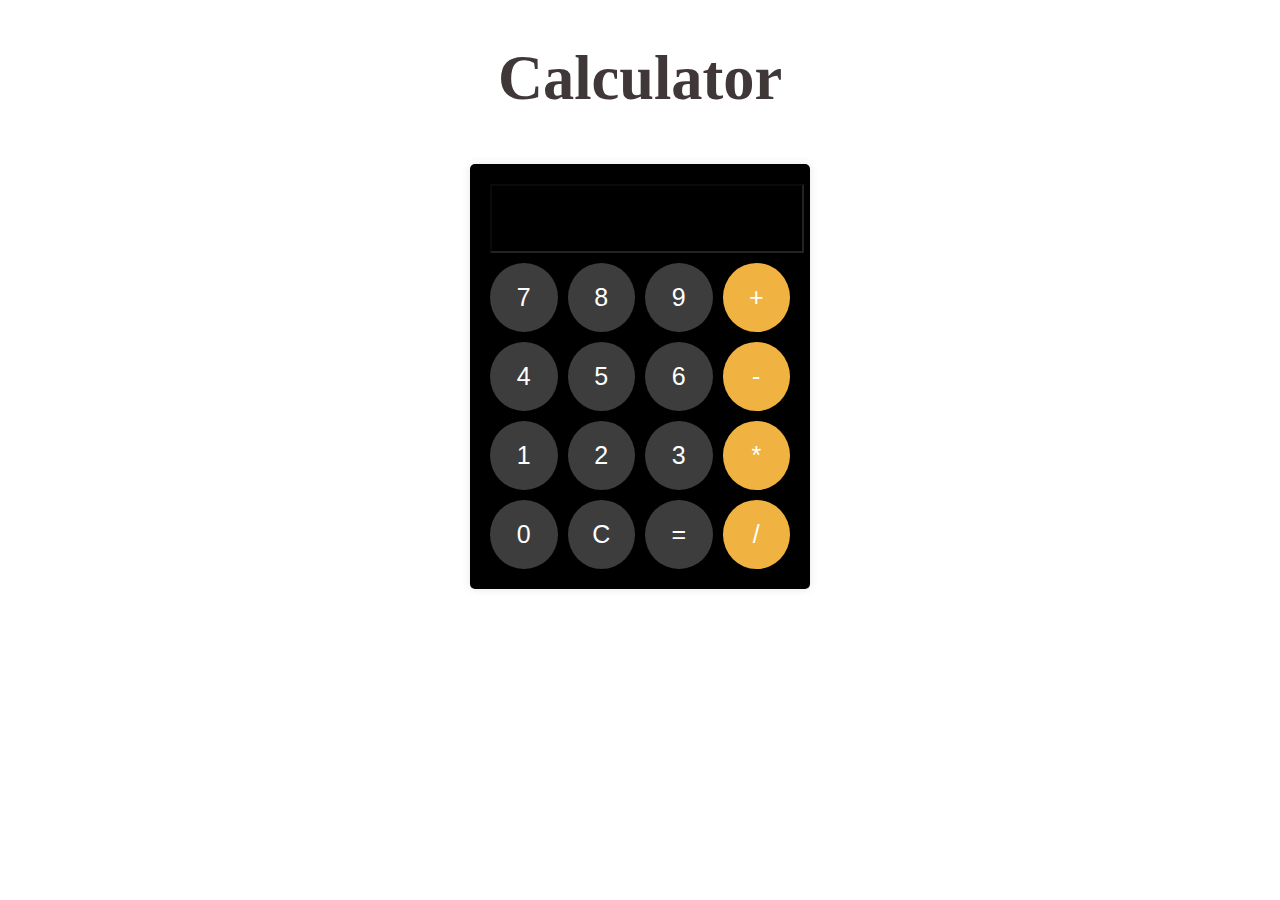
<file: Calculator/index.html>
<!DOCTYPE html>
<html lang="en">

<head>
    <meta charset="UTF-8">
    <meta name="viewport" content="width=device-width, initial-scale=1.0">
    <title>Calculator</title>
    <link rel="stylesheet" href="styles.css">
</head>

<body>
    <h1>Calculator</h1>
    <div class="calculator">
        <input type="text" id="display" disabled>
        <div class="buttons">
            <button onclick="appendToDisplay('7')" id="7">7</button>
            <button onclick="appendToDisplay('8')" id="8">8</button>
            <button onclick="appendToDisplay('9')" id="9">9</button>
            <button onclick="appendToDisplay('+')" class="operator">+</button>
            <button onclick="appendToDisplay('4')" id="4">4</button>
            <button onclick="appendToDisplay('5')" id="5">5</button>
            <button onclick="appendToDisplay('6')" id="6">6</button>
            <button onclick="appendToDisplay('-')" class="operator">-</button>
            <button onclick="appendToDisplay('1')" id="1">1</button>
            <button onclick="appendToDisplay('2')" id="2">2</button>
            <button onclick="appendToDisplay('3')" id="3">3</button>
            <button onclick="appendToDisplay('*')" class="operator">*</button>
            <button onclick="appendToDisplay('0')" id="0">0</button>
            <button onclick="clearDisplay()" id="C">C</button>
            <button onclick="calculateResult()" id="=">=</button>
            <button onclick="appendToDisplay('/')" class="operator">/</button>
        </div>
    </div>
    <script src="script.js"></script>
</body>

</html>
</file>
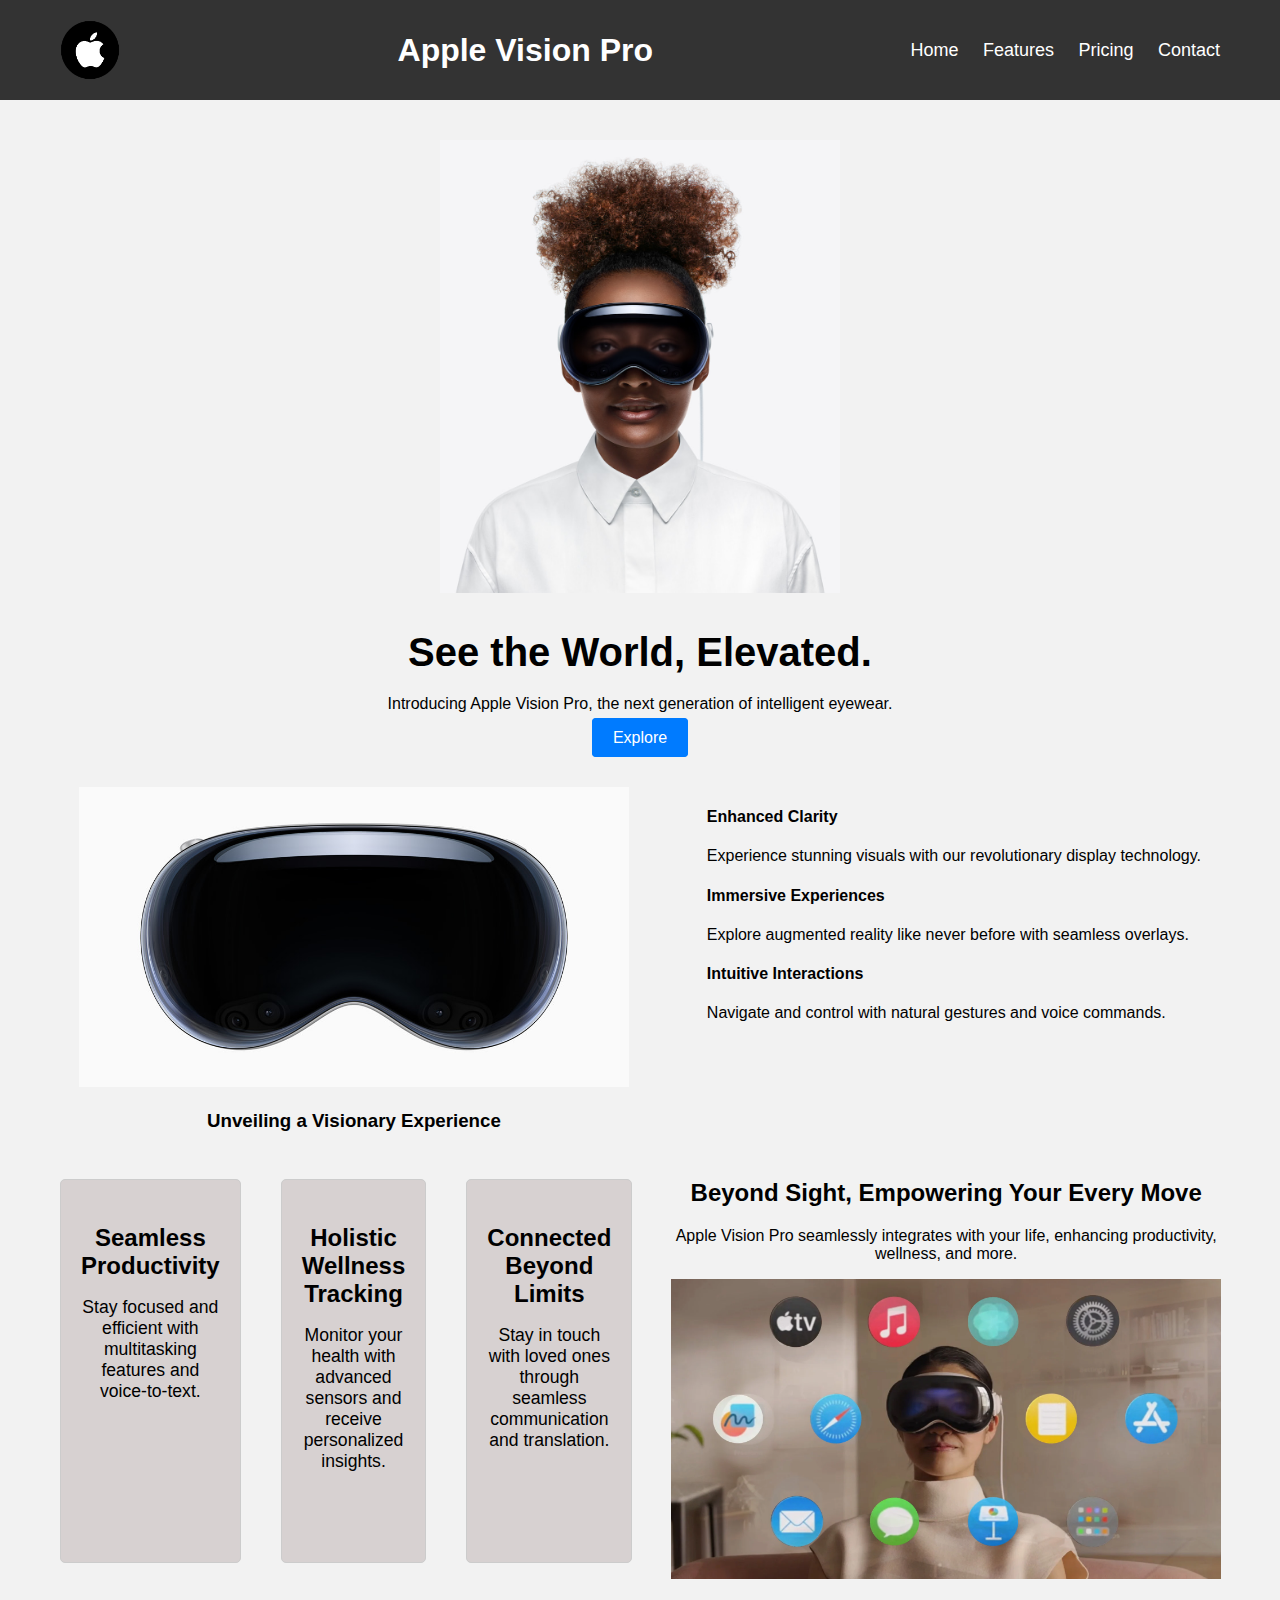
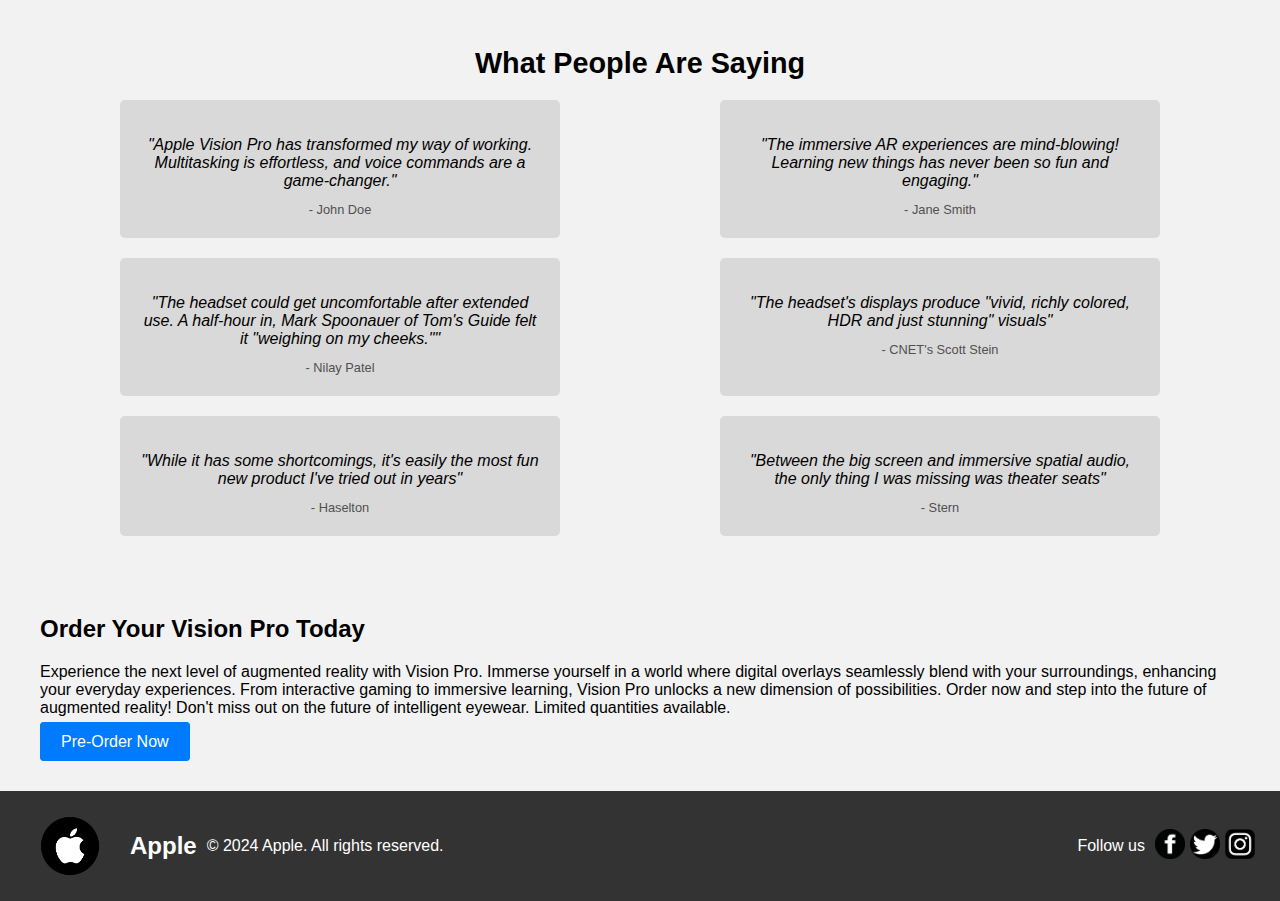
<file: Codsoft_task_1/index.html>
<!DOCTYPE html>
<html lang="en">

<head>
    <meta charset="UTF-8">
    <meta name="viewport" content="width=device-width, initial-scale=1.0">
    <title> Apple Vision Pro</title>
    <link rel="stylesheet" href="style.css">
</head>

<body>
    <header>
        <nav class="navbar">

            <div class="container">

                <img src="applelogo.png" alt="" class="logo-img">
                <h1 class="logo">Apple Vision Pro</h1>
                <ul class="nav-links">
                    <li><a href="#">Home</a></li>
                    <li><a href="#">Features</a></li>
                    <li><a href="#">Pricing</a></li>
                    <li><a href="#">Contact</a></li>
                </ul>
            </div>

        </nav>
    </header>
    <main>
        <section class="hero">
            <img src="visionpro.jpg" alt="Apple Vision Pro Image" id="visionpro">
            <h2>See the World, Elevated.</h2>
            <p>Introducing Apple Vision Pro, the next generation of intelligent eyewear.</p>
            <a href="#explore" class="button">Explore</a>
        </section>
        <section class="features" id="explore">
            <div id="product">
                <img src="product.jpg" alt="" id="product">
                <h3>Unveiling a Visionary Experience</h3>
            </div>

            <ul>
                <li>
                    <i class="fas fa-eye"></i>
                    <h4>Enhanced Clarity</h4>
                    <p>Experience stunning visuals with our revolutionary display technology.</p>
                </li>
                <li>
                    <i class="fas fa-head-vr"></i>
                    <h4>Immersive Experiences</h4>
                    <p>Explore augmented reality like never before with seamless overlays.</p>
                </li>
                <li>
                    <i class="fas fa-bolt"></i>
                    <h4>Intuitive Interactions</h4>
                    <p>Navigate and control with natural gestures and voice commands.</p>
                </li>
            </ul>

        </section>
        <br><br><br><br>
        <section class="benefits">


            <div class="benefit-cards">
                <article>

                    <h3>Seamless Productivity</h3>
                    <p>Stay focused and efficient with multitasking features and voice-to-text.</p>
                </article>
                <article>

                    <h3>Holistic Wellness Tracking</h3>
                    <p>Monitor your health with advanced sensors and receive personalized insights.</p>
                </article>
                <article>

                    <h3>Connected Beyond Limits</h3>
                    <p>Stay in touch with loved ones through seamless communication and translation.</p>
                </article>
                <div class="product">
                    <h2>Beyond Sight, Empowering Your Every Move</h2>
                    <p>Apple Vision Pro seamlessly integrates with your life, enhancing productivity, wellness, and
                        more.</p>
                    <img src="product2.jpg" alt="" id="product">
                </div>
            </div>
        </section>
        <section class="testimonials">
            <h2>What People Are Saying</h2>
            <div class="quote-carousel">
              <div class="quote">
                <p>"Apple Vision Pro has transformed my way of working. Multitasking is effortless, and voice commands are a game-changer."</p>
                <span class="author">- John Doe</span>
              </div>
              <div class="quote">
                <p>"The immersive AR experiences are mind-blowing! Learning new things has never been so fun and engaging."</p>
                <span class="author">- Jane Smith</span>
              </div>
              <div class="quote">
                <p>"The headset could get uncomfortable after extended use. A half-hour in, Mark Spoonauer of Tom's Guide felt it "weighing on my cheeks.""</p>
                <span class="author">- Nilay Patel</span>
              </div>
              <div class="quote">
                <p>"The headset's displays produce "vivid, richly colored, HDR and just stunning" visuals"</p>
                <span class="author">- CNET's Scott Stein</span>
              </div>
              <div class="quote">
                <p>"While it has some shortcomings, it's easily the most fun new product I've tried out in years"</p>
                <span class="author">- Haselton</span>
              </div>
              <div class="quote">
                <p>"Between the big screen and immersive spatial audio, the only thing I was missing was theater seats"</p>
                <span class="author">- Stern</span>
              </div>
              
              </div>
          </section>
          
        <section class="cta">
            <h2>Order Your Vision Pro Today</h2>
            <p>Experience the next level of augmented reality with Vision Pro.
                 Immerse yourself in a world where digital overlays seamlessly blend with your surroundings,
                  enhancing your everyday experiences. From interactive gaming to immersive learning, 
                  Vision Pro unlocks a new dimension of possibilities. Order now and step into the future of augmented reality!
                 Don't miss out on the future of intelligent eyewear. Limited quantities available.</p>
            <a href="#" class="button primary">Pre-Order Now</a>
        </section>
    </main>
    <footer>
        <div class="footer">
            <div class="footer-left">
                <img src="applelogo.png" alt="" class="logo-img">
                <h2>Apple</h2>
                <div class="footer-center">
                    <p>&copy; 2024 Apple. All rights reserved.</p>
                </div>
            </div>
            <div class="footer-right">
                <p>Follow us</p>
                <div class="social">
                    <a href="#"><img src="facebook-logo.png" alt="Facebook" class="social-logo"></a>
                    <a href="#"><img src="twitter-logo.png" alt="Twitter" class="social-logo"></a>
                    <a href="#"><img src="instagram-logo.png" alt="Instagram" class="social-logo"></a>
                </div>
            </div>
        </div>
    </footer>

</body>

</html>
</file>
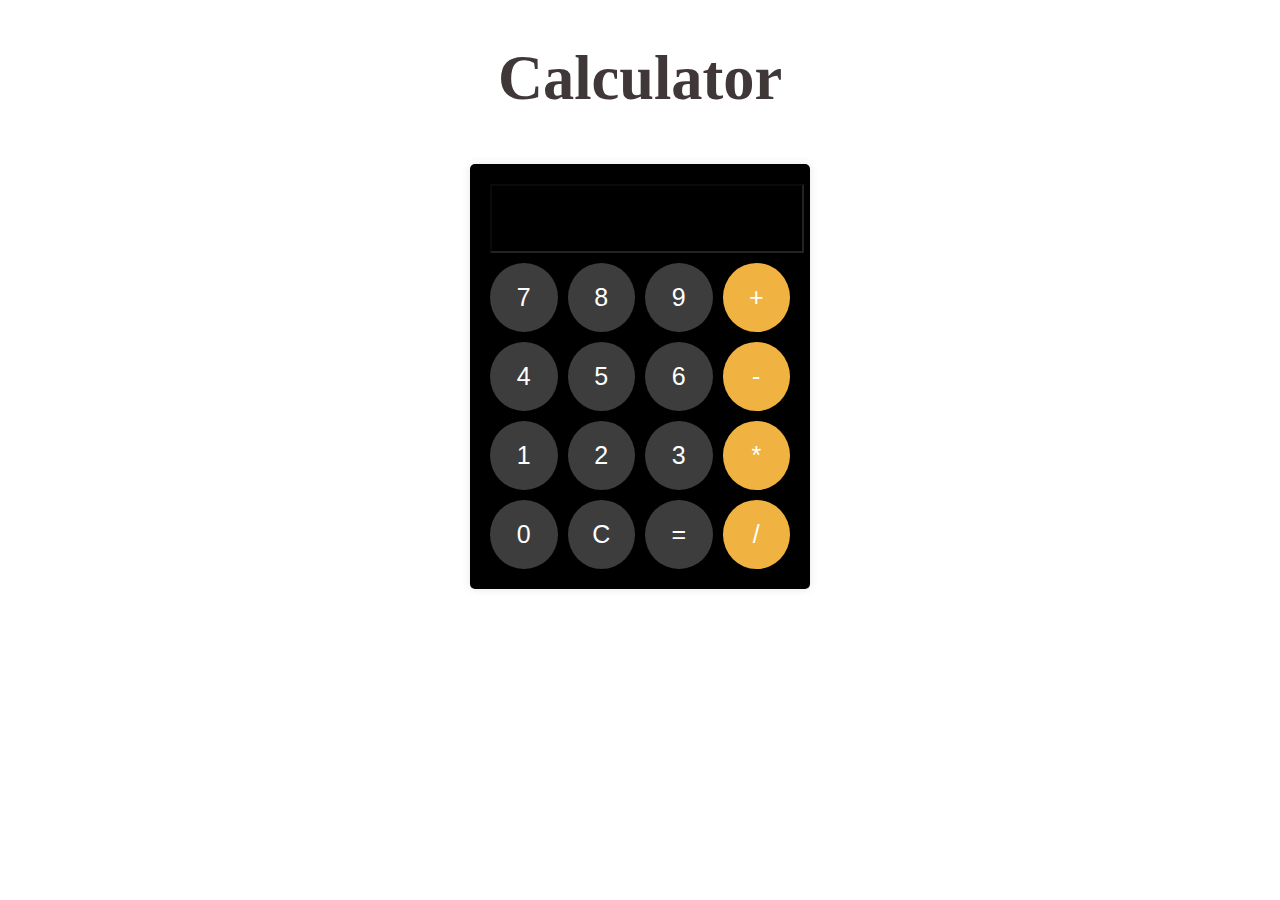
<file: Codsoft_task_3/index.html>
<!DOCTYPE html>
<html lang="en">

<head>
    <meta charset="UTF-8">
    <meta name="viewport" content="width=device-width, initial-scale=1.0">
    <title>Calculator</title>
    <link rel="stylesheet" href="styles.css">
</head>

<body>
    <h1>Calculator</h1>
    <div class="calculator">
        <input type="text" id="display" disabled>
        <div class="buttons">
            <button onclick="appendToDisplay('7')" id="7">7</button>
            <button onclick="appendToDisplay('8')" id="8">8</button>
            <button onclick="appendToDisplay('9')" id="9">9</button>
            <button onclick="appendToDisplay('+')" class="operator">+</button>
            <button onclick="appendToDisplay('4')" id="4">4</button>
            <button onclick="appendToDisplay('5')" id="5">5</button>
            <button onclick="appendToDisplay('6')" id="6">6</button>
            <button onclick="appendToDisplay('-')" class="operator">-</button>
            <button onclick="appendToDisplay('1')" id="1">1</button>
            <button onclick="appendToDisplay('2')" id="2">2</button>
            <button onclick="appendToDisplay('3')" id="3">3</button>
            <button onclick="appendToDisplay('*')" class="operator">*</button>
            <button onclick="appendToDisplay('0')" id="0">0</button>
            <button onclick="clearDisplay()" id="C">C</button>
            <button onclick="calculateResult()" id="=">=</button>
            <button onclick="appendToDisplay('/')" class="operator">/</button>
        </div>
    </div>
    <script src="script.js"></script>
</body>

</html>
</file>
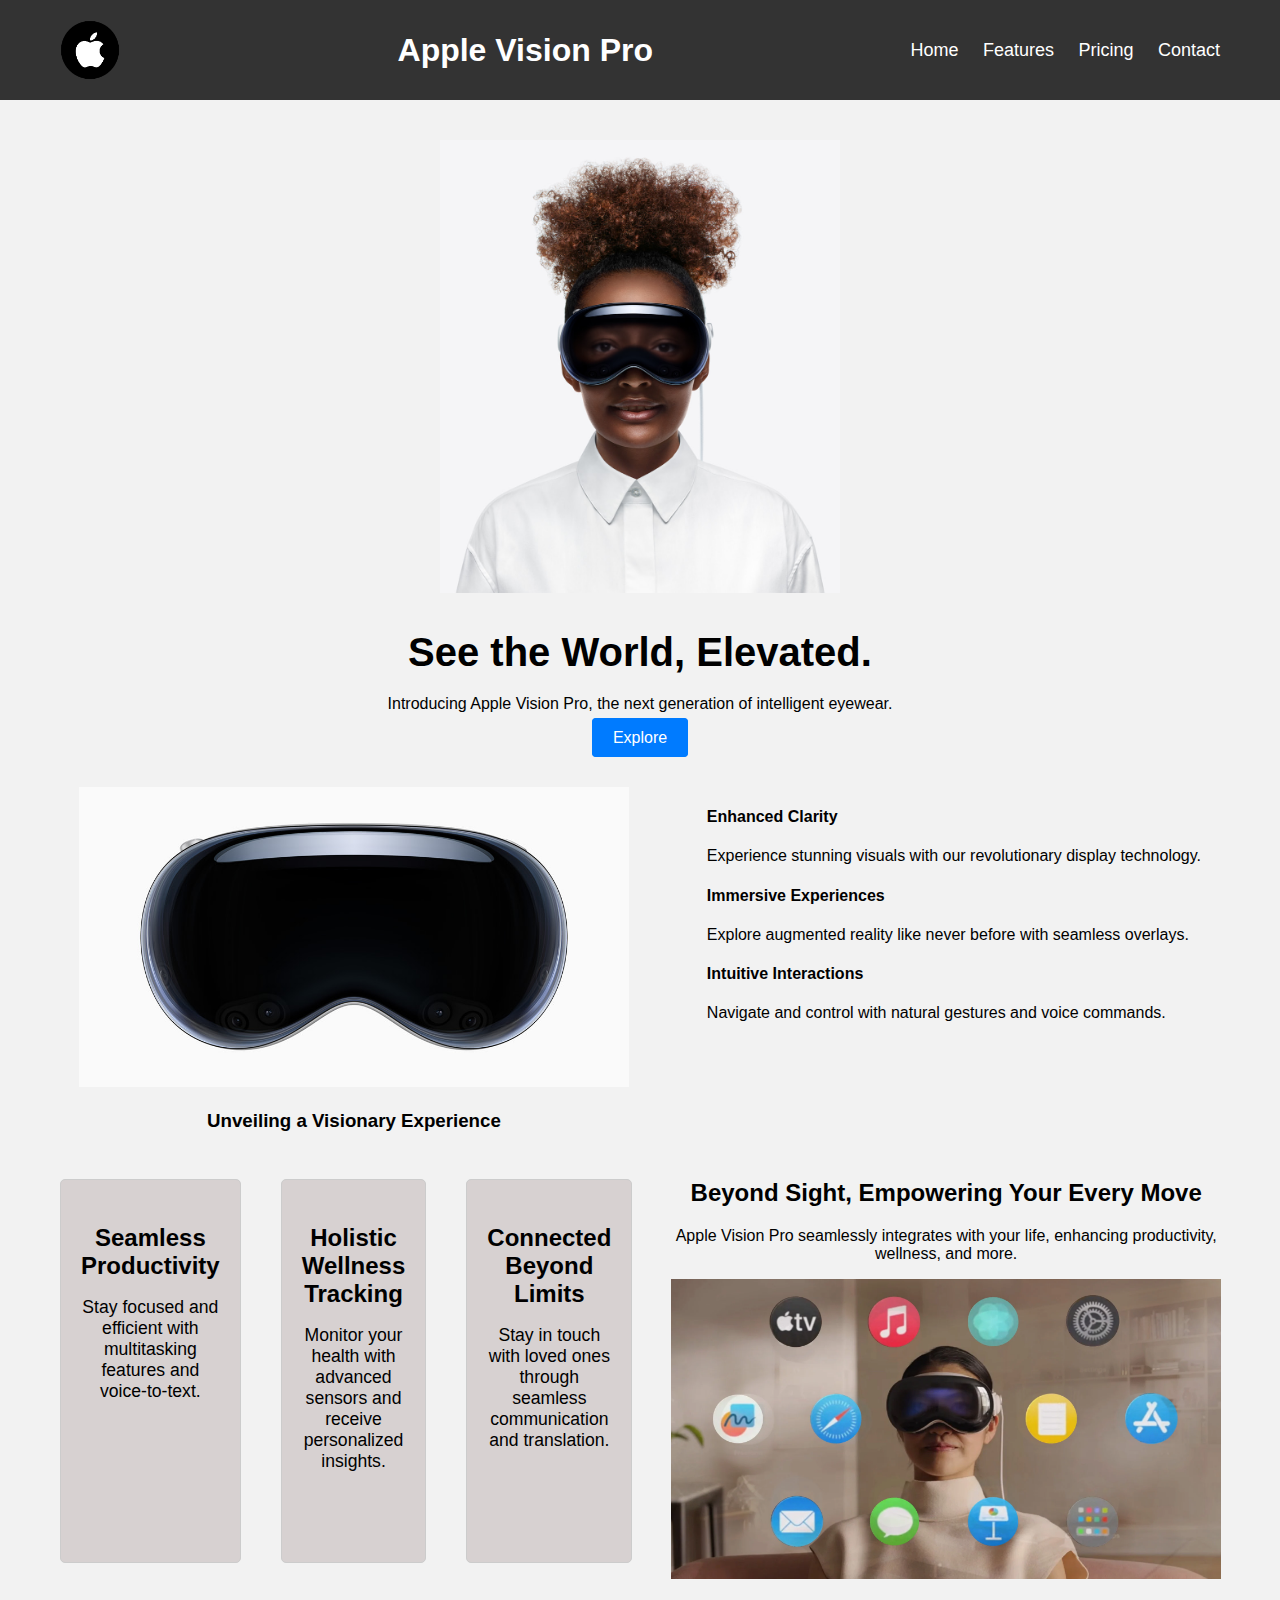
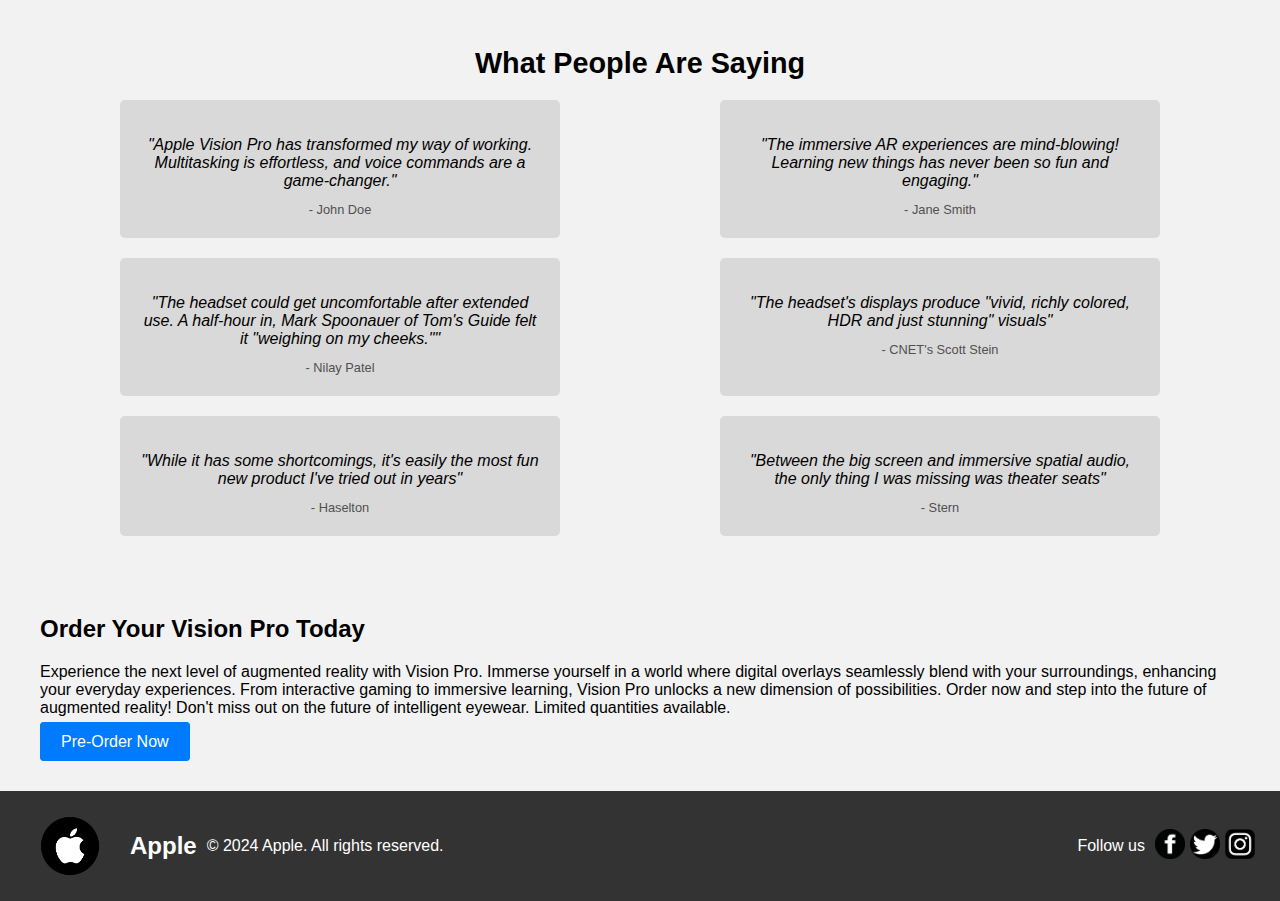
<file: Product Landing page/index.html>
<!DOCTYPE html>
<html lang="en">

<head>
    <meta charset="UTF-8">
    <meta name="viewport" content="width=device-width, initial-scale=1.0">
    <title> Apple Vision Pro</title>
    <link rel="stylesheet" href="style.css">
</head>

<body>
    <header>
        <nav class="navbar">

            <div class="container">

                <img src="applelogo.png" alt="" class="logo-img">
                <h1 class="logo">Apple Vision Pro</h1>
                <ul class="nav-links">
                    <li><a href="#">Home</a></li>
                    <li><a href="#">Features</a></li>
                    <li><a href="#">Pricing</a></li>
                    <li><a href="#">Contact</a></li>
                </ul>
            </div>

        </nav>
    </header>
    <main>
        <section class="hero">
            <img src="visionpro.jpg" alt="Apple Vision Pro Image" id="visionpro">
            <h2>See the World, Elevated.</h2>
            <p>Introducing Apple Vision Pro, the next generation of intelligent eyewear.</p>
            <a href="#explore" class="button">Explore</a>
        </section>
        <section class="features" id="explore">
            <div id="product">
                <img src="product.jpg" alt="" id="product">
                <h3>Unveiling a Visionary Experience</h3>
            </div>

            <ul>
                <li>
                    <i class="fas fa-eye"></i>
                    <h4>Enhanced Clarity</h4>
                    <p>Experience stunning visuals with our revolutionary display technology.</p>
                </li>
                <li>
                    <i class="fas fa-head-vr"></i>
                    <h4>Immersive Experiences</h4>
                    <p>Explore augmented reality like never before with seamless overlays.</p>
                </li>
                <li>
                    <i class="fas fa-bolt"></i>
                    <h4>Intuitive Interactions</h4>
                    <p>Navigate and control with natural gestures and voice commands.</p>
                </li>
            </ul>

        </section>
        <br><br><br><br>
        <section class="benefits">


            <div class="benefit-cards">
                <article>

                    <h3>Seamless Productivity</h3>
                    <p>Stay focused and efficient with multitasking features and voice-to-text.</p>
                </article>
                <article>

                    <h3>Holistic Wellness Tracking</h3>
                    <p>Monitor your health with advanced sensors and receive personalized insights.</p>
                </article>
                <article>

                    <h3>Connected Beyond Limits</h3>
                    <p>Stay in touch with loved ones through seamless communication and translation.</p>
                </article>
                <div class="product">
                    <h2>Beyond Sight, Empowering Your Every Move</h2>
                    <p>Apple Vision Pro seamlessly integrates with your life, enhancing productivity, wellness, and
                        more.</p>
                    <img src="product2.jpg" alt="" id="product">
                </div>
            </div>
        </section>
        <section class="testimonials">
            <h2>What People Are Saying</h2>
            <div class="quote-carousel">
              <div class="quote">
                <p>"Apple Vision Pro has transformed my way of working. Multitasking is effortless, and voice commands are a game-changer."</p>
                <span class="author">- John Doe</span>
              </div>
              <div class="quote">
                <p>"The immersive AR experiences are mind-blowing! Learning new things has never been so fun and engaging."</p>
                <span class="author">- Jane Smith</span>
              </div>
              <div class="quote">
                <p>"The headset could get uncomfortable after extended use. A half-hour in, Mark Spoonauer of Tom's Guide felt it "weighing on my cheeks.""</p>
                <span class="author">- Nilay Patel</span>
              </div>
              <div class="quote">
                <p>"The headset's displays produce "vivid, richly colored, HDR and just stunning" visuals"</p>
                <span class="author">- CNET's Scott Stein</span>
              </div>
              <div class="quote">
                <p>"While it has some shortcomings, it's easily the most fun new product I've tried out in years"</p>
                <span class="author">- Haselton</span>
              </div>
              <div class="quote">
                <p>"Between the big screen and immersive spatial audio, the only thing I was missing was theater seats"</p>
                <span class="author">- Stern</span>
              </div>
              
              </div>
          </section>
          
        <section class="cta">
            <h2>Order Your Vision Pro Today</h2>
            <p>Experience the next level of augmented reality with Vision Pro.
                 Immerse yourself in a world where digital overlays seamlessly blend with your surroundings,
                  enhancing your everyday experiences. From interactive gaming to immersive learning, 
                  Vision Pro unlocks a new dimension of possibilities. Order now and step into the future of augmented reality!
                 Don't miss out on the future of intelligent eyewear. Limited quantities available.</p>
            <a href="#" class="button primary">Pre-Order Now</a>
        </section>
    </main>
    <footer>
        <div class="footer">
            <div class="footer-left">
                <img src="applelogo.png" alt="" class="logo-img">
                <h2>Apple</h2>
                <div class="footer-center">
                    <p>&copy; 2024 Apple. All rights reserved.</p>
                </div>
            </div>
            <div class="footer-right">
                <p>Follow us</p>
                <div class="social">
                    <a href="#"><img src="facebook-logo.png" alt="Facebook" class="social-logo"></a>
                    <a href="#"><img src="twitter-logo.png" alt="Twitter" class="social-logo"></a>
                    <a href="#"><img src="instagram-logo.png" alt="Instagram" class="social-logo"></a>
                </div>
            </div>
        </div>
    </footer>

</body>

</html>
</file>
<file: Calculator/styles.css>
*{
    justify-content: center;
   
}
h1{
    color: rgb(64, 56, 56);
    text-align: center;
    font-size: 3.9rem;
}
.calculator {
    width: 300px;
    margin: 50px auto;
    padding: 20px;
    background-color: #000000;
    border-radius: 5px;
    box-shadow: 0 0 10px rgba(0, 0, 0, 0.1);
}

#display {
    width: calc(100% - 10px);
    margin-bottom: 10px;
    padding: 10px;
    font-size: 40px;
    background-color: #000000;
    color: aliceblue;
}

.buttons {
    display: grid;
    grid-template-columns: repeat(4, 1fr);
    gap: 10px;

}

button {
    padding: 20px;
    font-size: 25px;
    border: none;
    background-color: #3d3d3d;
    color: white;
    cursor: pointer;
    border-radius: 100%;
}

.operator:hover, 
button:hover {
    background-color: #45a049;
}

.operator{
    background-color: rgb(240, 178, 64);
    
}
</file>
<file: Codsoft_task_1/style.css>
body {
    font-family: Arial, sans-serif;
    background-color: #f2f2f2;
}

body,
ul {
    margin: 0;
    padding: 0;
    list-style: none;
}

header {

    background-color: #333;
    color: #fff;
    padding: 20px 0;
}

.navbar {

    padding: 5px;
}

main {
    padding: 40px;
}

#product {
    height: 300px;
    width: 550px;
    display: inline-block;
    text-align: center;
}

.benefits {
    text-align: center;

}

.benefit-cards {
    display: flex;

}

.benefit-cards article {
    flex: 1;
    max-width: 300px;
    margin: 20px;
    padding: 20px;
    border: 1px solid #ccc;
    border-radius: 5px;
    background-color: #d7d1d1;
    text-align: center;

}

.benefit-cards article i {
    font-size: 2em;
    margin-bottom: 10px;
}

.benefit-cards article h3 {
    font-size: 1.5em;
    margin-bottom: 10px;
}

.benefit-cards article p {
    font-size: 1.1em;
}

.button {
    background-color: #007bff;
    color: #fff;
    border: 1px solid #007bff;
    border-radius: 4px;
    padding: 10px 20px;
    font-size: 16px;
    cursor: pointer;
    text-decoration: none;
}

.button:hover {
    background-color: #0056b3;
    border-color: #0056b3;
}

.hero {
    text-align: center;
    margin-bottom: 40px;
}

.hero img {
    width: 400px;
}

.hero h2 {
    font-size: 2.5em;
    margin-bottom: 20px;
}

.features {
    display: flex;
    flex-wrap: wrap;
    justify-content: space-around;
}

.container {
    display: flex;
    justify-content: space-between;
    align-items: center;
    max-width: 1200px;
    margin: 0 auto;
    height: 50px;
}

.nav-links li {
    display: inline-block;
    margin-right: 20px;
}

.nav-links a {
    color: #fff;
    text-decoration: none;
    font-size: 18px;
}

.nav-links a:hover {
    text-decoration: underline;
}

.testimonials {
    padding: 40px 0;
    text-align: center;
  }
  
  .testimonials h2 {
    font-size: 1.8em;
    margin-bottom: 20px;
  }
  
  .quote-carousel {
    display: flex;
    justify-content: space-around;
    flex-wrap: wrap; 
  }
  
  .quote {
    background-color: #d2d1d1c0;
    padding: 20px;
    border-radius: 5px;
    margin-bottom: 20px;
    width: 400px; 
  }
  
  .quote p {
    font-style: italic;
    margin-bottom: 10px;
  }
  
  .author {
    font-size: 0.8em;
    color: #505050;
  }

.footer {
    background-color: #333;
    color: #fff;
    padding: 5px 20px;
    margin-bottom: 0;
    display: flex;
    justify-content: space-between;
    align-items: center;
}

.footer-left {
    display: flex;
    align-items: center;
}

.footer-left img,
.footer-left h2,
.footer-left p {
    margin-right: 10px;
}

.footer-right {
    display: flex;
    align-items: center;
}

.footer-right p {
    margin-right: 10px;


}

.social {
    display: flex;
    align-items: center;
}

.social-logo {
    height: 30px;
    width: 30px;
    margin-right: 5px;
}

.logo-img {
    width: 100px;
    height: 100px;
}

#visionpro {
    animation-name: zoomin;
    animation-duration: 2s;
    animation-delay: 1s;

}

.left,
.social {
    flex: 1;

}

article:hover {
    animation: zoomin 2s;
}

@keyframes zoomin {
    0% {
        transform: scale(0.9);
    }

    50% {
        transform: scale(1.1);
    }

    100% {
        transform: scale(1);
    }
}
</file>
<file: Codsoft_task_3/styles.css>
*{
    justify-content: center;
   
}
h1{
    color: rgb(64, 56, 56);
    text-align: center;
    font-size: 3.9rem;
}
.calculator {
    width: 300px;
    margin: 50px auto;
    padding: 20px;
    background-color: #000000;
    border-radius: 5px;
    box-shadow: 0 0 10px rgba(0, 0, 0, 0.1);
}

#display {
    width: calc(100% - 10px);
    margin-bottom: 10px;
    padding: 10px;
    font-size: 40px;
    background-color: #000000;
    color: aliceblue;
}

.buttons {
    display: grid;
    grid-template-columns: repeat(4, 1fr);
    gap: 10px;

}

button {
    padding: 20px;
    font-size: 25px;
    border: none;
    background-color: #3d3d3d;
    color: white;
    cursor: pointer;
    border-radius: 100%;
}

.operator:hover, 
button:hover {
    background-color: #45a049;
}

.operator{
    background-color: rgb(240, 178, 64);
    
}
</file>
<file: Product Landing page/style.css>
body {
    font-family: Arial, sans-serif;
    background-color: #f2f2f2;
}

body,
ul {
    margin: 0;
    padding: 0;
    list-style: none;
}

header {

    background-color: #333;
    color: #fff;
    padding: 20px 0;
}

.navbar {

    padding: 5px;
}

main {
    padding: 40px;
}

#product {
    height: 300px;
    width: 550px;
    display: inline-block;
    text-align: center;
}

.benefits {
    text-align: center;

}

.benefit-cards {
    display: flex;

}

.benefit-cards article {
    flex: 1;
    max-width: 300px;
    margin: 20px;
    padding: 20px;
    border: 1px solid #ccc;
    border-radius: 5px;
    background-color: #d7d1d1;
    text-align: center;

}

.benefit-cards article i {
    font-size: 2em;
    margin-bottom: 10px;
}

.benefit-cards article h3 {
    font-size: 1.5em;
    margin-bottom: 10px;
}

.benefit-cards article p {
    font-size: 1.1em;
}

.button {
    background-color: #007bff;
    color: #fff;
    border: 1px solid #007bff;
    border-radius: 4px;
    padding: 10px 20px;
    font-size: 16px;
    cursor: pointer;
    text-decoration: none;
}

.button:hover {
    background-color: #0056b3;
    border-color: #0056b3;
}

.hero {
    text-align: center;
    margin-bottom: 40px;
}

.hero img {
    width: 400px;
}

.hero h2 {
    font-size: 2.5em;
    margin-bottom: 20px;
}

.features {
    display: flex;
    flex-wrap: wrap;
    justify-content: space-around;
}

.container {
    display: flex;
    justify-content: space-between;
    align-items: center;
    max-width: 1200px;
    margin: 0 auto;
    height: 50px;
}

.nav-links li {
    display: inline-block;
    margin-right: 20px;
}

.nav-links a {
    color: #fff;
    text-decoration: none;
    font-size: 18px;
}

.nav-links a:hover {
    text-decoration: underline;
}

.testimonials {
    padding: 40px 0;
    text-align: center;
  }
  
  .testimonials h2 {
    font-size: 1.8em;
    margin-bottom: 20px;
  }
  
  .quote-carousel {
    display: flex;
    justify-content: space-around;
    flex-wrap: wrap; 
  }
  
  .quote {
    background-color: #d2d1d1c0;
    padding: 20px;
    border-radius: 5px;
    margin-bottom: 20px;
    width: 400px; 
  }
  
  .quote p {
    font-style: italic;
    margin-bottom: 10px;
  }
  
  .author {
    font-size: 0.8em;
    color: #505050;
  }

.footer {
    background-color: #333;
    color: #fff;
    padding: 5px 20px;
    margin-bottom: 0;
    display: flex;
    justify-content: space-between;
    align-items: center;
}

.footer-left {
    display: flex;
    align-items: center;
}

.footer-left img,
.footer-left h2,
.footer-left p {
    margin-right: 10px;
}

.footer-right {
    display: flex;
    align-items: center;
}

.footer-right p {
    margin-right: 10px;


}

.social {
    display: flex;
    align-items: center;
}

.social-logo {
    height: 30px;
    width: 30px;
    margin-right: 5px;
}

.logo-img {
    width: 100px;
    height: 100px;
}

#visionpro {
    animation-name: zoomin;
    animation-duration: 2s;
    animation-delay: 1s;

}

.left,
.social {
    flex: 1;

}

article:hover {
    animation: zoomin 2s;
}

@keyframes zoomin {
    0% {
        transform: scale(0.9);
    }

    50% {
        transform: scale(1.1);
    }

    100% {
        transform: scale(1);
    }
}
</file>
